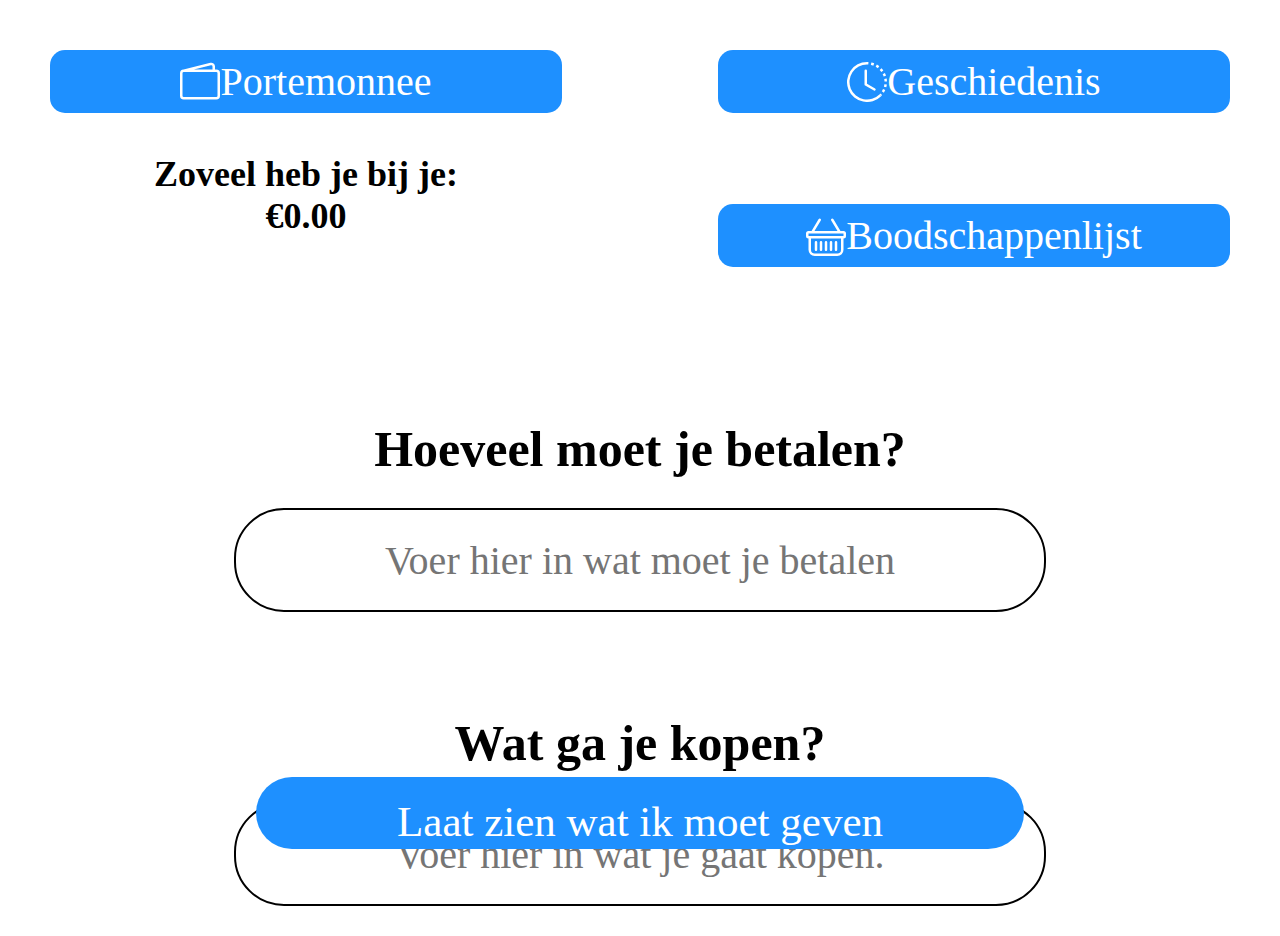
<file: index.html>
<!doctype html>
<html lang="en">
<head>
    <meta charset="UTF-8">
    <link rel="stylesheet" href="css/main.css">
    <title>main</title>
    <script defer type="text/javascript" src=js/main.js></script>
</head>
<body>
<div class="modal-overlay" id="modalOverlay">
    <!-- Modal content -->
    <div class="modal">
        <button class="close-btn" id="closeBtn">X</button>
        <div class="modal-content">
            <h2 id="modelh2">Voer een geldig bedrag in</h2>
        </div>
    </div>
</div>
<header>
    <nav class="mainNav">
        <div class="nav-style">
            <a href="portemonnee.html">
                <svg xmlns="http://www.w3.org/2000/svg" width="40" height="40" fill="currentColor" class="bi bi-wallet2"
                     viewBox="0 0 16 16">
                    <path d="M12.136.326A1.5 1.5 0 0 1 14 1.78V3h.5A1.5 1.5 0 0 1 16 4.5v9a1.5 1.5 0 0 1-1.5 1.5h-13A1.5 1.5 0 0 1 0 13.5v-9a1.5 1.5 0 0 1 1.432-1.499zM5.562 3H13V1.78a.5.5 0 0 0-.621-.484zM1.5 4a.5.5 0 0 0-.5.5v9a.5.5 0 0 0 .5.5h13a.5.5 0 0 0 .5-.5v-9a.5.5 0 0 0-.5-.5z"/>
                </svg>
                Portemonnee</a>
            <div class="nav-text-style">
                <p>Zoveel heb je bij je:</p>
                <p id="totalSaldo"></p>
            </div>
        </div>
        <div class="nav-style">
            <a href="history.html">
                <svg xmlns="http://www.w3.org/2000/svg" width="40" height="40" fill="currentColor"
                     class="bi bi-clock-history" viewBox="0 0 16 16">
                    <path d="M8.515 1.019A7 7 0 0 0 8 1V0a8 8 0 0 1 .589.022zm2.004.45a7 7 0 0 0-.985-.299l.219-.976q.576.129 1.126.342zm1.37.71a7 7 0 0 0-.439-.27l.493-.87a8 8 0 0 1 .979.654l-.615.789a7 7 0 0 0-.418-.302zm1.834 1.79a7 7 0 0 0-.653-.796l.724-.69q.406.429.747.91zm.744 1.352a7 7 0 0 0-.214-.468l.893-.45a8 8 0 0 1 .45 1.088l-.95.313a7 7 0 0 0-.179-.483m.53 2.507a7 7 0 0 0-.1-1.025l.985-.17q.1.58.116 1.17zm-.131 1.538q.05-.254.081-.51l.993.123a8 8 0 0 1-.23 1.155l-.964-.267q.069-.247.12-.501m-.952 2.379q.276-.436.486-.908l.914.405q-.24.54-.555 1.038zm-.964 1.205q.183-.183.35-.378l.758.653a8 8 0 0 1-.401.432z"/>
                    <path d="M8 1a7 7 0 1 0 4.95 11.95l.707.707A8.001 8.001 0 1 1 8 0z"/>
                    <path d="M7.5 3a.5.5 0 0 1 .5.5v5.21l3.248 1.856a.5.5 0 0 1-.496.868l-3.5-2A.5.5 0 0 1 7 9V3.5a.5.5 0 0 1 .5-.5"/>
                </svg>
                Geschiedenis</a>
            <a href="boodschappenlijstje.html">
                <svg xmlns="http://www.w3.org/2000/svg" width="40" height="40" fill="currentColor" class="bi bi-basket"
                     viewBox="0 0 16 16">
                    <path d="M5.757 1.071a.5.5 0 0 1 .172.686L3.383 6h9.234L10.07 1.757a.5.5 0 1 1 .858-.514L13.783 6H15a1 1 0 0 1 1 1v1a1 1 0 0 1-1 1v4.5a2.5 2.5 0 0 1-2.5 2.5h-9A2.5 2.5 0 0 1 1 13.5V9a1 1 0 0 1-1-1V7a1 1 0 0 1 1-1h1.217L5.07 1.243a.5.5 0 0 1 .686-.172zM2 9v4.5A1.5 1.5 0 0 0 3.5 15h9a1.5 1.5 0 0 0 1.5-1.5V9zM1 7v1h14V7zm3 3a.5.5 0 0 1 .5.5v3a.5.5 0 0 1-1 0v-3A.5.5 0 0 1 4 10m2 0a.5.5 0 0 1 .5.5v3a.5.5 0 0 1-1 0v-3A.5.5 0 0 1 6 10m2 0a.5.5 0 0 1 .5.5v3a.5.5 0 0 1-1 0v-3A.5.5 0 0 1 8 10m2 0a.5.5 0 0 1 .5.5v3a.5.5 0 0 1-1 0v-3a.5.5 0 0 1 .5-.5m2 0a.5.5 0 0 1 .5.5v3a.5.5 0 0 1-1 0v-3a.5.5 0 0 1 .5-.5"/>
                </svg>
                Boodschappenlijst</a>
        </div>
    </nav>
</header>
<main>
    <section id="formSection">
        <form id="calculatorForm" class="mainForm">
            <div class="formItem">
                <label for="to-pay">Hoeveel moet je betalen?</label>
                <input type="text" placeholder="Voer hier in wat moet je betalen" name="to-pay" id="to-pay"/>
                <p class="error" id="error"></p>
            </div>

            <div class="formItem">
                <label for="to-buy">Wat ga je kopen?</label>
                <input type="text" placeholder="Voer hier in wat je gaat kopen." name="to-buy" id="to-buy"/>
            </div>

            <input class="button" type="submit" value="Laat zien wat ik moet geven"/>

        </form>

    </section>

</main>
</body>
</html>
</file>
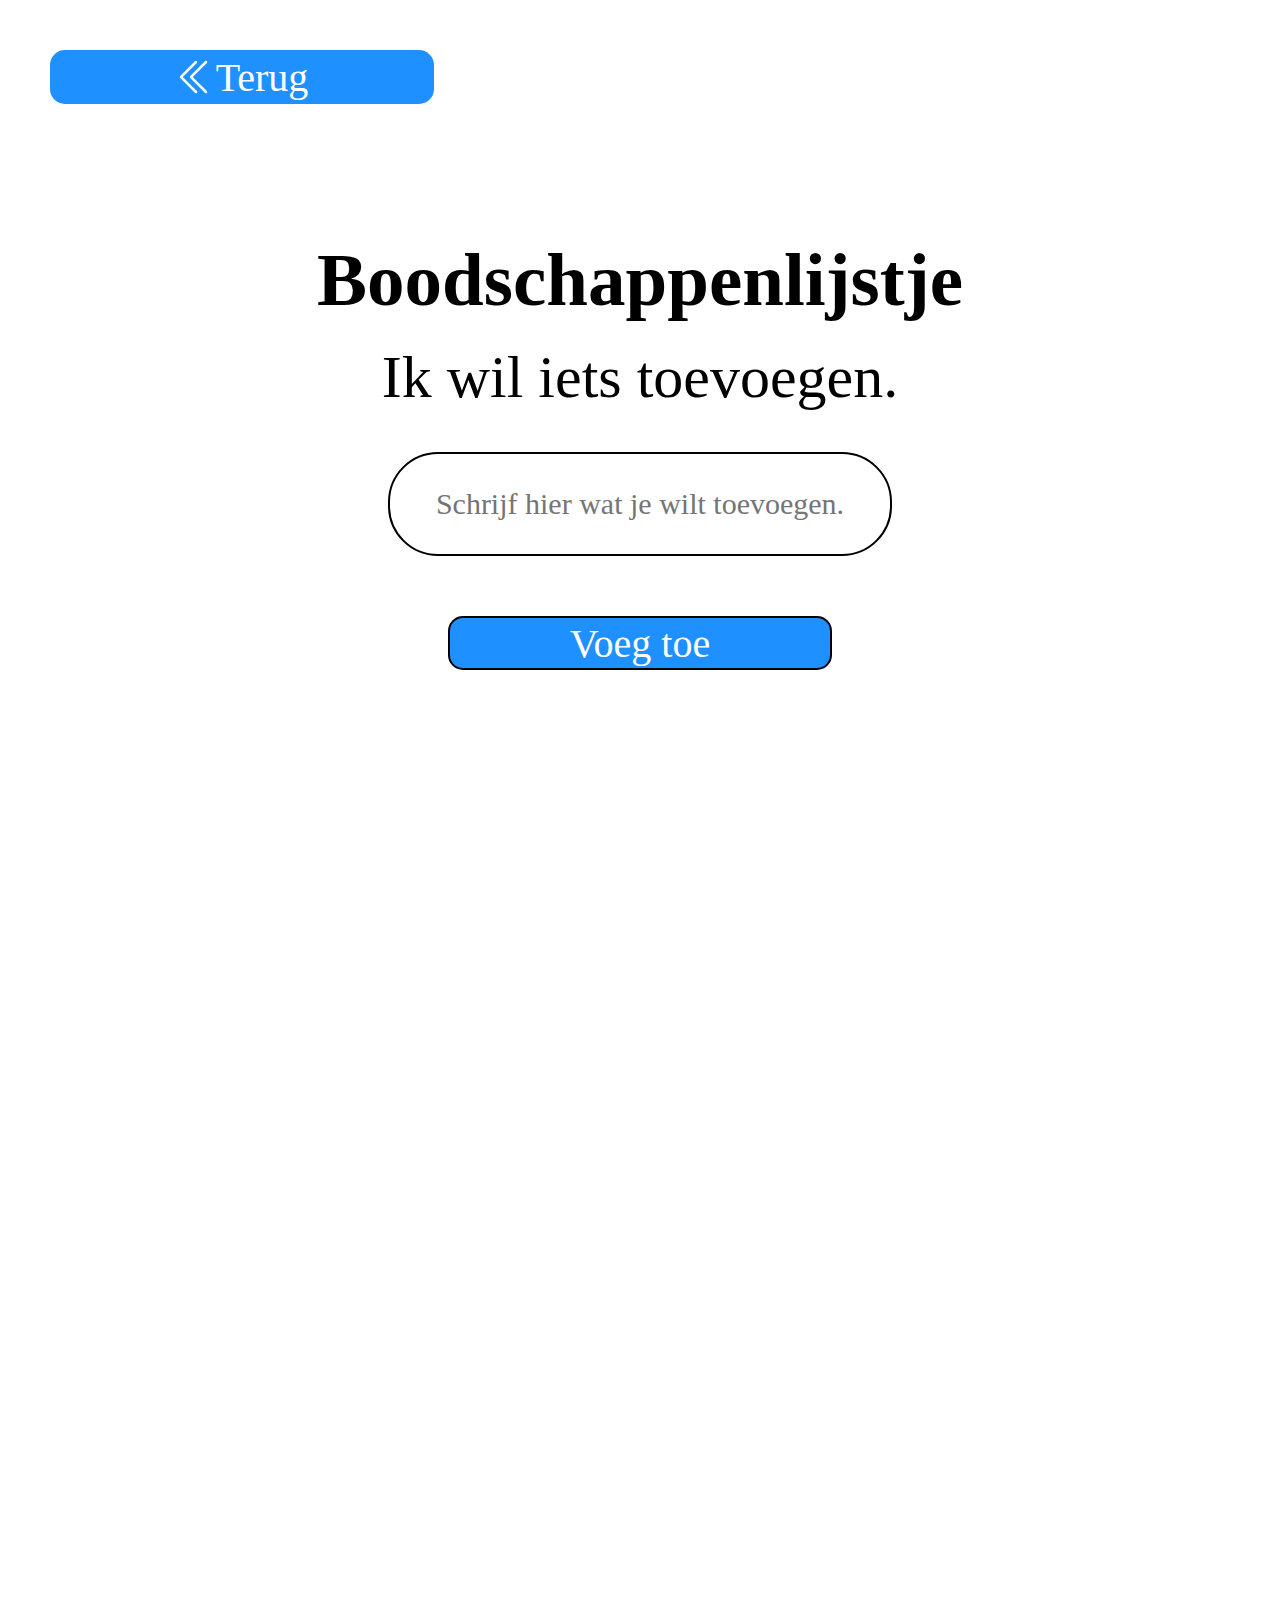
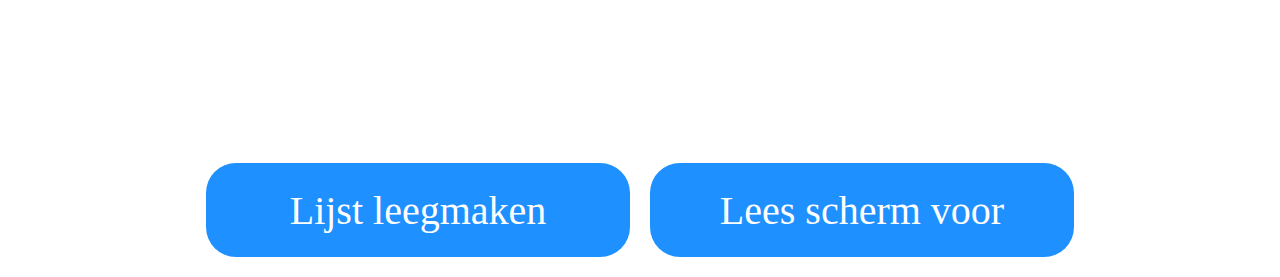
<file: boodschappenlijstje.html>
<!DOCTYPE html>
<html lang="en">

<head>
    <meta charset="UTF-8">
    <link rel="stylesheet" href="css/boodschappenlijstje.css">
    <title>Boodschappenlijstje</title>
    <script defer type="text/javascript" src=js/boodschappenlijstje.js></script>
    <script defer type="text/javascript" src=js/screenreader.js></script>
</head>

<body>
    <header>
        <nav>
            <a aria-label="Terug naar Rekenmachine" href="index.html"><svg xmlns="http://www.w3.org/2000/svg" width="40"
                    height="40" fill="currentColor" class="bi bi-chevron-double-left" viewBox="0 0 16 16">
                    <path fill-rule="evenodd"
                        d="M8.354 1.646a.5.5 0 0 1 0 .708L2.707 8l5.647 5.646a.5.5 0 0 1-.708.708l-6-6a.5.5 0 0 1 0-.708l6-6a.5.5 0 0 1 .708 0" />
                    <path fill-rule="evenodd"
                        d="M12.354 1.646a.5.5 0 0 1 0 .708L6.707 8l5.647 5.646a.5.5 0 0 1-.708.708l-6-6a.5.5 0 0 1 0-.708l6-6a.5.5 0 0 1 .708 0" />
                </svg>Terug</a>
        </nav>
        <h1>
            Boodschappenlijstje
        </h1>
    </header>
    <main>
        <form id="boodschappen-form">
            <div class="form-item">
                <label aria-hidden="true" for="boodschap">Ik wil iets toevoegen.</label>
                <input aria-label="Schrijf hier wat je wilt toevoegen" type="text" id="boodschap" name="boodschap"
                    placeholder="Schrijf hier wat je wilt toevoegen.">
                <input aria-label="Voeg boodschappen toe" type="submit" class="button" id="input" value="Voeg toe">
            </div>
        </form>
        <section aria-label="Je boodschappenlijst" class="boodschappenlijst">
            <ul aria-hidden="true" id="boodschappenlijst">
                <!-- List items will be added here -->
            </ul>
        </section>
        <div id="screen-reader-button-container">
            <p aria-label="Boodschappenlijst leegmaken" id="clear-button" class="button">Lijst leegmaken</p>
            <p aria-label="Ingebouwde screen reader knop" id="screen-reader-button" class="button">Lees scherm voor</p>
        </div>
    </main>
</body>

</html>
</file>
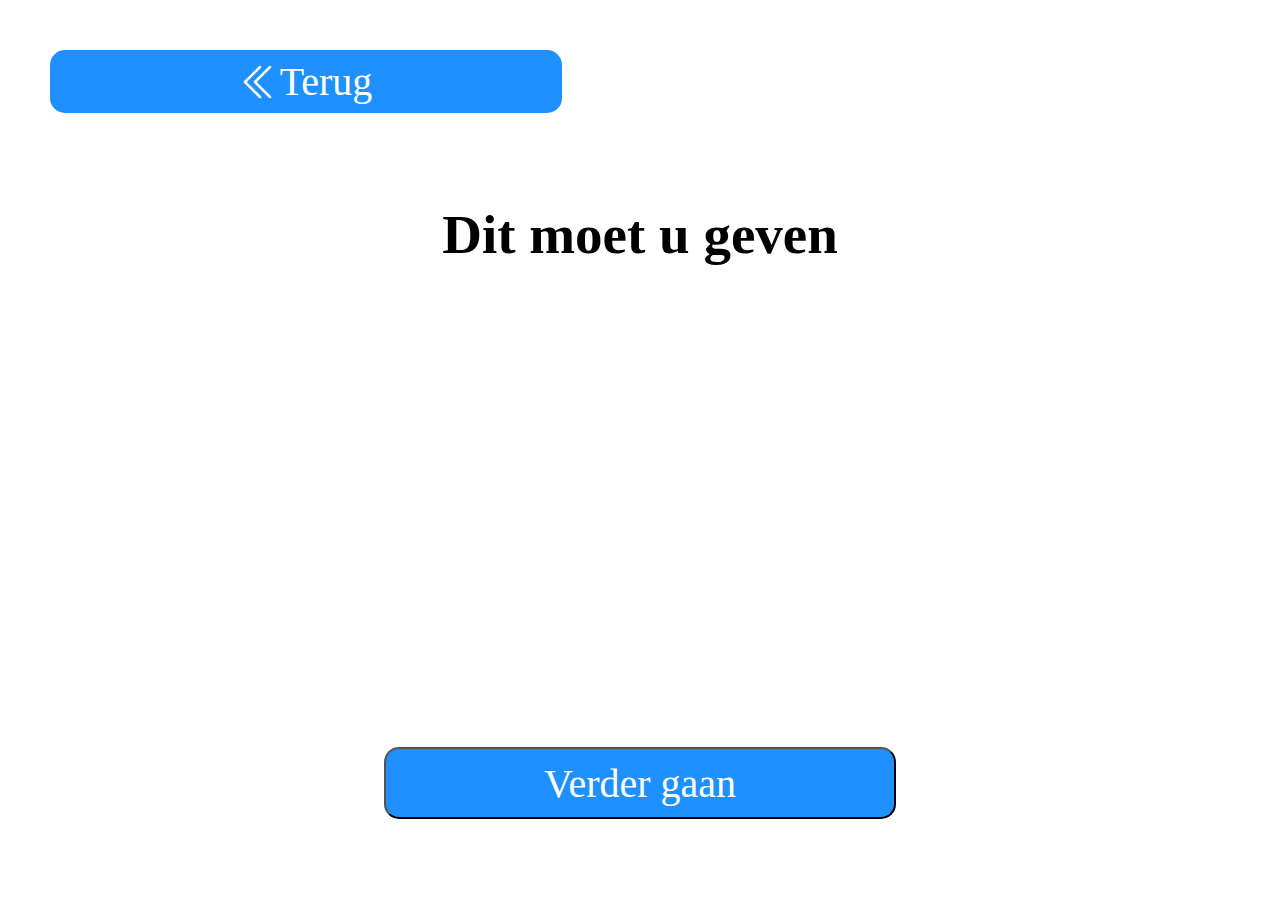
<file: calculator.html>
<!doctype html>
<html lang="en">

<head>
    <meta charset="UTF-8">
    <link rel="stylesheet" href="css/main.css">
    <title>Calculator</title>
    <script defer type="text/javascript" src=js/calculator.js></script>
</head>

<body>
    <header>
        <nav>
            <a href="index.html" id="backbutton"><svg xmlns="http://www.w3.org/2000/svg" width="40" height="40"
                    fill="currentColor" class="bi bi-chevron-double-left" viewBox="0 0 16 16">
                    <path fill-rule="evenodd"
                        d="M8.354 1.646a.5.5 0 0 1 0 .708L2.707 8l5.647 5.646a.5.5 0 0 1-.708.708l-6-6a.5.5 0 0 1 0-.708l6-6a.5.5 0 0 1 .708 0" />
                    <path fill-rule="evenodd"
                        d="M12.354 1.646a.5.5 0 0 1 0 .708L6.707 8l5.647 5.646a.5.5 0 0 1-.708.708l-6-6a.5.5 0 0 1 0-.708l6-6a.5.5 0 0 1 .708 0" />
                </svg>Terug</a>
        </nav>
        <h1>
            Dit moet u geven
        </h1>
    </header>
    <main class="calcMain">
        <section class="section-class" id="my-money"></section>
        <button id="button" class="calcMain continueButton">Verder gaan</button>
    </main>
</body>

</html>
</file>
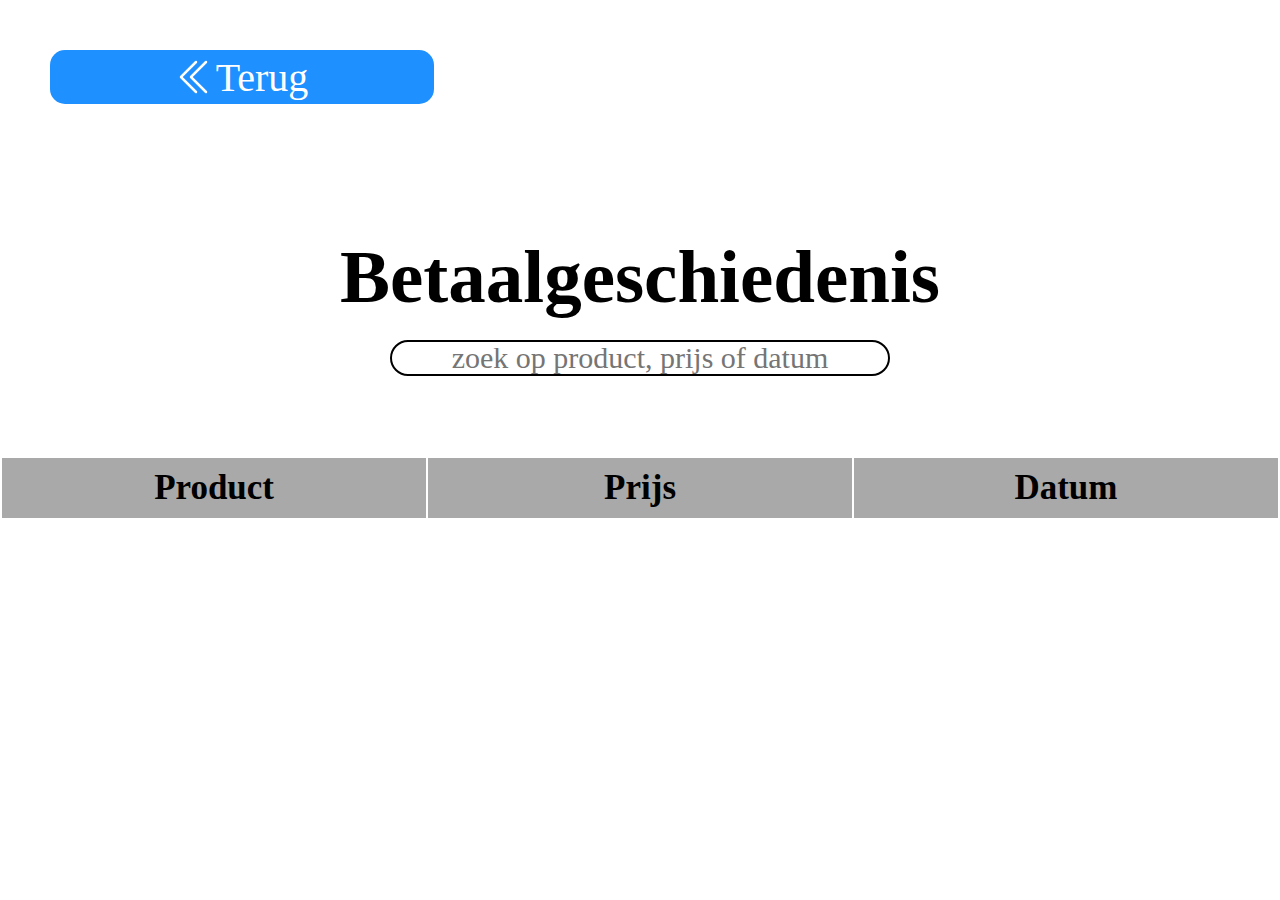
<file: history.html>
<!DOCTYPE html>
<html lang="en">
<head>
    <meta charset="UTF-8">
    <title>Geschiedenis</title>
    <link rel="stylesheet" href="css/history.css">
    <script src="js/history.js"></script>
</head>
<body>

<header>
    <nav>
        <a href="index.html"><svg xmlns="http://www.w3.org/2000/svg" width="40" height="40" fill="currentColor" class="bi bi-chevron-double-left" viewBox="0 0 16 16">
            <path fill-rule="evenodd" d="M8.354 1.646a.5.5 0 0 1 0 .708L2.707 8l5.647 5.646a.5.5 0 0 1-.708.708l-6-6a.5.5 0 0 1 0-.708l6-6a.5.5 0 0 1 .708 0"/>
            <path fill-rule="evenodd" d="M12.354 1.646a.5.5 0 0 1 0 .708L6.707 8l5.647 5.646a.5.5 0 0 1-.708.708l-6-6a.5.5 0 0 1 0-.708l6-6a.5.5 0 0 1 .708 0"/>
        </svg>Terug</a>
    </nav>
    <h1>
        Betaalgeschiedenis
    </h1>
</header>

<main>
    <input type="text" id="searchInput" placeholder="zoek op product, prijs of datum" onkeyup="filterProducts()">
    <table>
        <thead>
            <tr>
                <th>Product</th>
                <th>Prijs</th>
                <th>Datum</th>
            </tr>
        </thead>
    </table>
    <div class="tableScroll">
        <table cellspacing="0">
            <tbody id="productTableBody"></tbody>
        </table>
    </div>
</main>

</body>
</html>
</file>
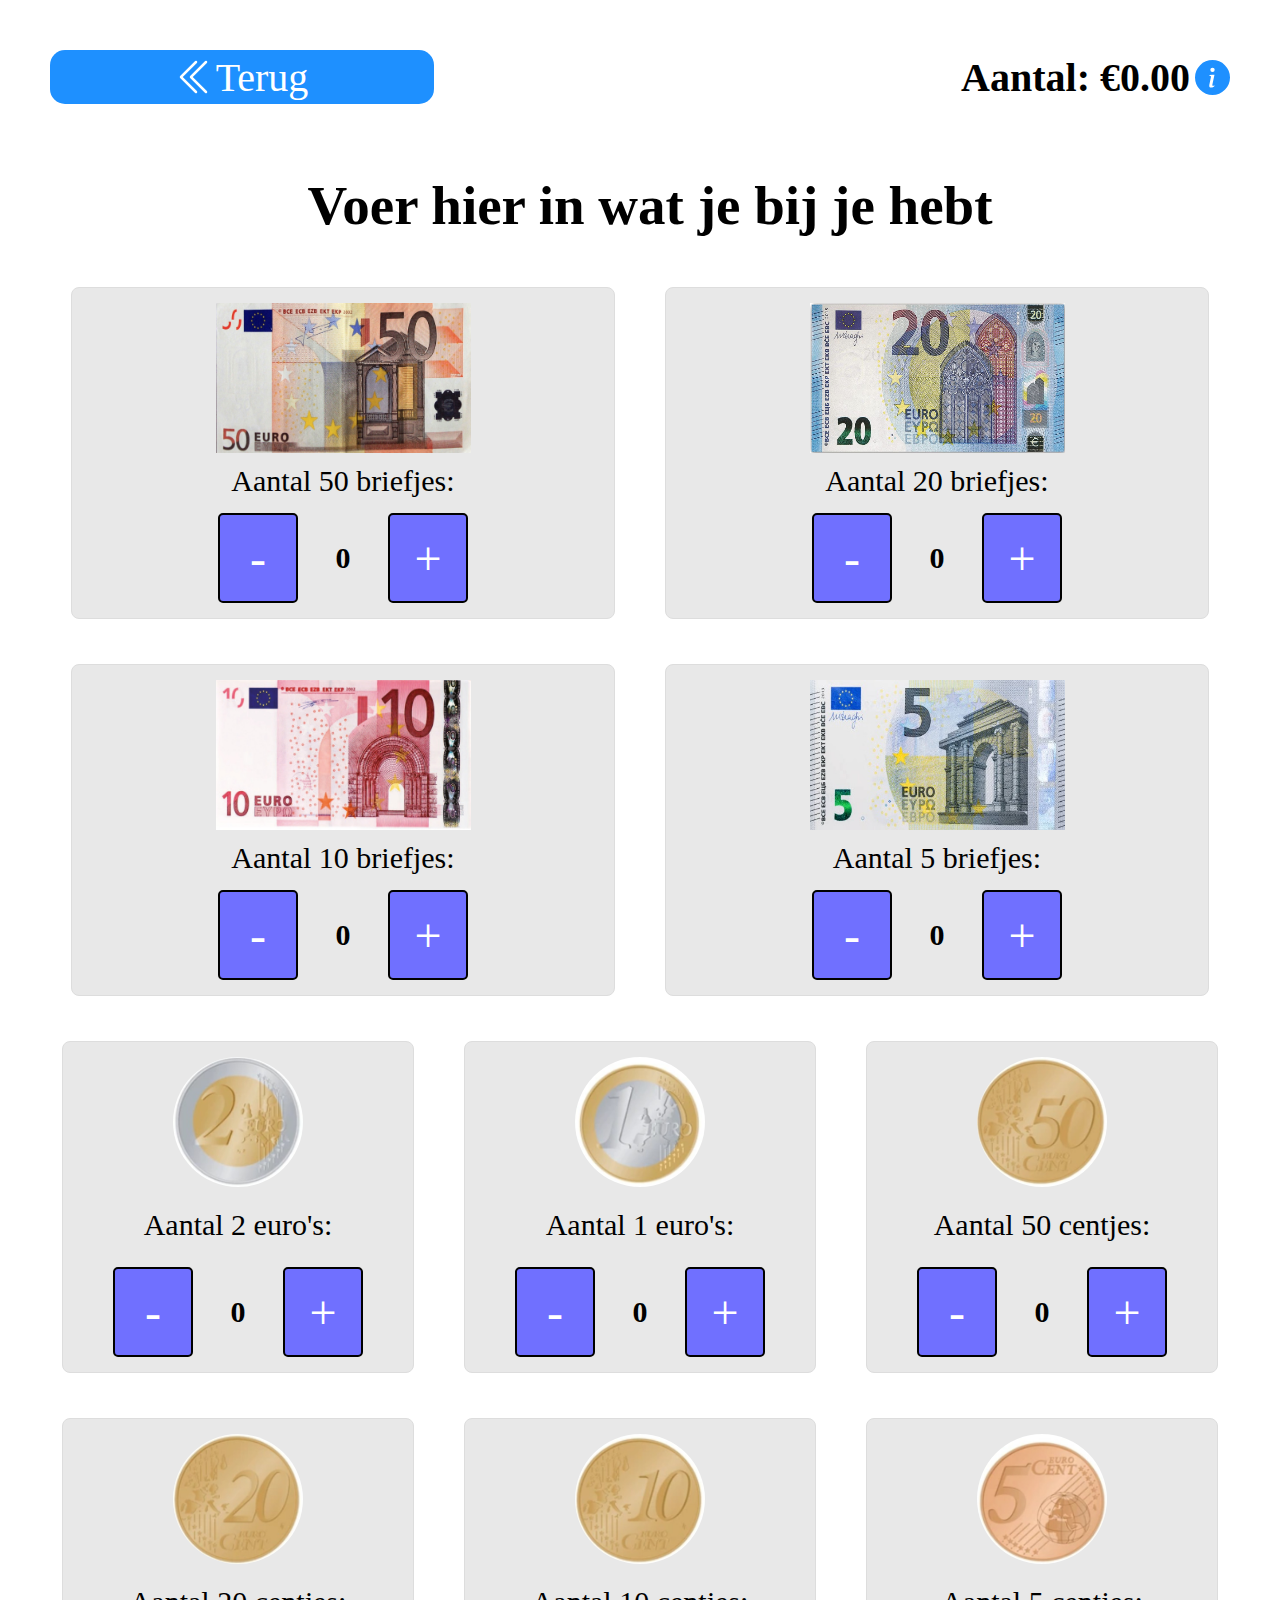
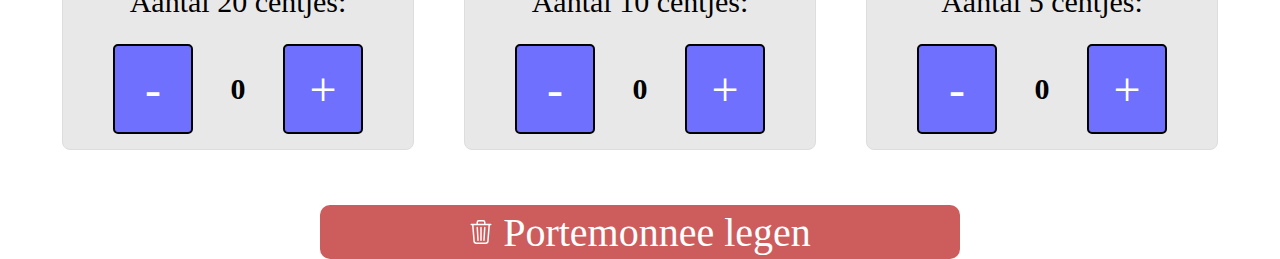
<file: portemonnee.html>
<!DOCTYPE html>
<html lang="nl">
<head>
    <meta charset="UTF-8">
    <title>Portemonnee Invoer</title>
    <link rel="stylesheet" href="css/portemonnee.css">
    <script src="js/portemonnee.js" defer></script>
</head>
<body>
<div class="modal-overlay" id="modalOverlay">
    <!-- Modal content -->
    <div class="modal">
        <button class="close-btn" id="closeBtn">X</button>
        <div class="modal-content">
            <h2>Inhoud portemonnee</h2>
            <ul id="portemonneeLijst"></ul>
        </div>
    </div>
</div>
<header>
    <nav>
        <a href="index.html"><svg xmlns="http://www.w3.org/2000/svg" width="40" height="40" fill="currentColor" class="bi bi-chevron-double-left" viewBox="0 0 16 16">
            <path fill-rule="evenodd" d="M8.354 1.646a.5.5 0 0 1 0 .708L2.707 8l5.647 5.646a.5.5 0 0 1-.708.708l-6-6a.5.5 0 0 1 0-.708l6-6a.5.5 0 0 1 .708 0"/>
            <path fill-rule="evenodd" d="M12.354 1.646a.5.5 0 0 1 0 .708L6.707 8l5.647 5.646a.5.5 0 0 1-.708.708l-6-6a.5.5 0 0 1 0-.708l6-6a.5.5 0 0 1 .708 0"/>
        </svg>Terug</a>
        <h3 class="open-modal-btn">Aantal: €<span id="totaalSaldo">0.00</span><svg xmlns="http://www.w3.org/2000/svg" width="35" height="35" fill="currentColor" class="bi bi-info-circle-fill" viewBox="0 0 16 16">
            <path d="M8 16A8 8 0 1 0 8 0a8 8 0 0 0 0 16m.93-9.412-1 4.705c-.07.34.029.533.304.533.194 0 .487-.07.686-.246l-.088.416c-.287.346-.92.598-1.465.598-.703 0-1.002-.422-.808-1.319l.738-3.468c.064-.293.006-.399-.287-.47l-.451-.081.082-.381 2.29-.287zM8 5.5a1 1 0 1 1 0-2 1 1 0 0 1 0 2"/>
        </svg></h3>
    </nav>
    <h1>
        Voer hier in wat je bij je hebt
    </h1>
</header>
<form id="portemonneeForm">
    <div class="form-container">
        <div class="billRow">
            <div class="form-item">
                <img src="img/50.png" height="150" width="255">
                <label for="biljet50">Aantal 50 briefjes:</label>
                <div class="container">
                    <button type="button" class="minus multi">-</button>
                    <p id="biljet50-indicator" class="bold"></p>
                    <input type="number" id="biljet50" data-waarde="50" value="0" hidden>
                    <button type="button" class="plus multi">+</button>
                </div>
            </div>
            <div class="form-item">
                <img src="img/20.png" height="150" width="255">
                <label for="biljet20">Aantal 20 briefjes:</label>
                <div class="container">
                    <button type="button" class="minus multi">-</button>
                    <p id="biljet20-indicator" class="bold"></p>
                    <input type="number" id="biljet20" data-waarde="20" value="0" hidden>
                    <button type="button" class="plus multi">+</button>
                </div>
            </div>
        </div>
        <div class="billRow">
            <div class="form-item">
                <img src="img/10.png" height="150" width="255">
                <label for="biljet10">Aantal 10 briefjes:</label>
                <div class="container">
                    <button type="button" class="minus multi">-</button>
                    <p id="biljet10-indicator" class="bold"></p>
                    <input type="number" id="biljet10" data-waarde="10" value="0" hidden>
                    <button type="button" class="plus multi">+</button>
                </div>
            </div>
            <div class="form-item">
                <img src="img/5.png" height="150" width="255">
                <label for="biljet5">Aantal 5 briefjes:</label>
                <div class="container">
                    <button type="button" class="minus multi">-</button>
                    <p id="biljet5-indicator" class="bold"></p>
                    <input type="number" id="biljet5" data-waarde="5" value="0" hidden>
                    <button type="button" class="plus multi">+</button>
                </div>
            </div>
        </div>
        <div class="coinRow">
            <div class="form-item">
                <img src="img/2.png" height="130" width="130">
                <label for="munt2">Aantal 2 euro's:</label>
                <div class="container">
                    <button type="button" class="minus multi">-</button>
                    <p id="munt2-indicator" class="bold"></p>
                    <input type="number" id="munt2" data-waarde="2" value="0" hidden>
                    <button type="button" class="plus multi">+</button>
                </div>
            </div>
            <div class="form-item">
                <img src="img/1.png" height="130" width="130">
                <label for="munt1">Aantal 1 euro's:</label>
                <div class="container">
                    <button type="button" class="minus multi">-</button>
                    <input type="number" id="munt1" data-waarde="1" value="0" hidden>
                    <p id="munt1-indicator" class="bold"></p>
                    <button type="button" class="plus multi">+</button>
                </div>
            </div>
            <div class="form-item">
                <img src="img/0.50.png" height="130" width="130">
                <label for="munt0.50">Aantal 50 centjes:</label>
                <div class="container">
                    <button type="button" class="minus multi">-</button>
                    <p id="munt0.50-indicator" class="bold"></p>
                    <input type="number" id="munt0.50" data-waarde="0.50" value="0" hidden>
                    <button type="button" class="plus multi">+</button>
                </div>
            </div>
        </div>
        <div class="coinRow">
            <div class="form-item">
                <img src="img/0.20.png" height="130" width="130">
                <label for="munt0.20">Aantal 20 centjes:</label>
                <div class="container">
                    <button type="button" class="minus multi">-</button>
                    <p id="munt0.20-indicator" class="bold"></p>
                    <input type="number" id="munt0.20" data-waarde="0.20" value="0" hidden>
                    <button type="button" class="plus multi">+</button>
                </div>
            </div>
            <div class="form-item">
                <img src="img/0.10.png" height="130" width="130">
                <label for="munt0.10">Aantal 10 centjes:</label>
                <div class="container">
                    <button type="button" class="minus multi">-</button>
                    <p id="munt0.10-indicator" class="bold"></p>
                    <input type="number" id="munt0.10" data-waarde="0.10" value="0" hidden>
                    <button type="button" class="plus multi">+</button>
                </div>
            </div>
            <div class="form-item">
                <img src="img/0.05.png" height="130" width="130">
                <label for="munt0.05">Aantal 5 centjes:</label>
                <div class="container">
                    <button type="button" class="minus multi">-</button>
                    <p id="munt0.05-indicator" class="bold"></p>
                    <input type="number" id="munt0.05" data-waarde="0.05" value="0" hidden>
                    <button type="button" class="plus multi">+</button>
                </div>
            </div>
        </div>
    </div>
    <div class="flex-zooi">
        <button type="button" id="resetBtn" class="submit"><svg xmlns="http://www.w3.org/2000/svg" fill="currentColor" class="bi bi-trash3" width="40" height="40" viewBox="0 0 16 16">
            <path
                    d="M6.5 1h3a.5.5 0 0 1 .5.5v1H6v-1a.5.5 0 0 1 .5-.5M11 2.5v-1A1.5 1.5 0 0 0 9.5 0h-3A1.5 1.5 0 0 0 5 1.5v1H1.5a.5.5 0 0 0 0 1h.538l.853 10.66A2 2 0 0 0 4.885 16h6.23a2 2 0 0 0 1.994-1.84l.853-10.66h.538a.5.5 0 0 0 0-1zm1.958 1-.846 10.58a1 1 0 0 1-.997.92h-6.23a1 1 0 0 1-.997-.92L3.042 3.5zm-7.487 1a.5.5 0 0 1 .528.47l.5 8.5a.5.5 0 0 1-.998.06L5 5.03a.5.5 0 0 1 .47-.53Zm5.058 0a.5.5 0 0 1 .47.53l-.5 8.5a.5.5 0 1 1-.998-.06l.5-8.5a.5.5 0 0 1 .528-.47M8 4.5a.5.5 0 0 1 .5.5v8.5a.5.5 0 0 1-1 0V5a.5.5 0 0 1 .5-.5" />
        </svg>
            Portemonnee legen</button>
    </div>
</form>

</body>
</html>
</file>
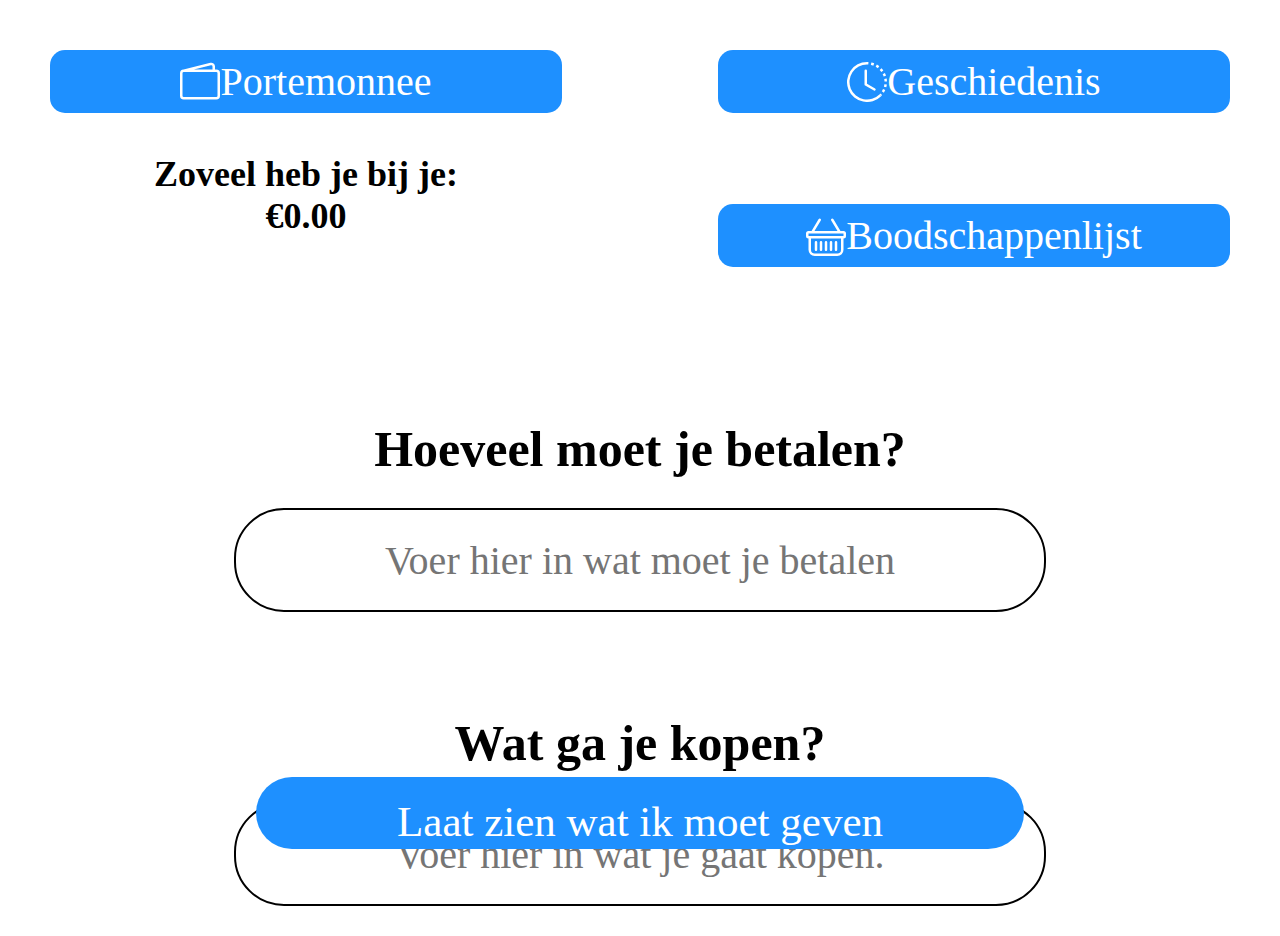
<file: wisselgeld.html>
<!DOCTYPE html>
<html lang="nl">
<head>
    <meta charset="UTF-8">
    <title>Portemonnee Invoer</title>
    <link rel="stylesheet" href="css/portemonnee.css">
    <script src="js/wisselgeld.js" defer></script>
</head>
<body>
<div class="modal-overlay" id="modalOverlay">
    <!-- Modal content -->
    <div class="modal">
        <button class="close-btn" id="closeBtn">X</button>
        <div class="modal-content">
            <h2>Wisselgeld</h2>
            <ul id="portemonneeLijst"></ul>
        </div>
    </div>
</div>
<header>
    <nav>
        <a href="index.html"><svg xmlns="http://www.w3.org/2000/svg" width="40" height="40" fill="currentColor" class="bi bi-chevron-double-left" viewBox="0 0 16 16">
            <path fill-rule="evenodd" d="M8.354 1.646a.5.5 0 0 1 0 .708L2.707 8l5.647 5.646a.5.5 0 0 1-.708.708l-6-6a.5.5 0 0 1 0-.708l6-6a.5.5 0 0 1 .708 0"/>
            <path fill-rule="evenodd" d="M12.354 1.646a.5.5 0 0 1 0 .708L6.707 8l5.647 5.646a.5.5 0 0 1-.708.708l-6-6a.5.5 0 0 1 0-.708l6-6a.5.5 0 0 1 .708 0"/>
        </svg>Terug</a>
    </nav>
    <h1>
        Je krijgt nog x terug
    </h1>
    <h2>Je hebt €<span id="totaalSaldo">0.00</span> terug gekregen</h2>
</header>
<form id="portemonneeForm">
    <div class="form-container">
        <div class="billRow">
            <div class="form-item">
                <img src="img/50.png" height="150" width="255">
                <label for="biljet50">Aantal 50 briefjes:</label>
                <div class="container">
                    <button type="button" class="minus multi">-</button>
                    <p id="biljet50-indicator" class="bold"></p>
                    <input type="number" id="biljet50" data-waarde="50" value="0" hidden>
                    <button type="button" class="plus multi">+</button>
                </div>
            </div>
            <div class="form-item">
                <img src="img/20.png" height="150" width="255">
                <label for="biljet20">Aantal 20 briefjes:</label>
                <div class="container">
                    <button type="button" class="minus multi">-</button>
                    <p id="biljet20-indicator" class="bold"></p>
                    <input type="number" id="biljet20" data-waarde="20" value="0" hidden>
                    <button type="button" class="plus multi">+</button>
                </div>
            </div>
        </div>
        <div class="billRow">
            <div class="form-item">
                <img src="img/10.png" height="150" width="255">
                <label for="biljet10">Aantal 10 briefjes:</label>
                <div class="container">
                    <button type="button" class="minus multi">-</button>
                    <p id="biljet10-indicator" class="bold"></p>
                    <input type="number" id="biljet10" data-waarde="10" value="0" hidden>
                    <button type="button" class="plus multi">+</button>
                </div>
            </div>
            <div class="form-item">
                <img src="img/5.png" height="150" width="255">
                <label for="biljet5">Aantal 5 briefjes:</label>
                <div class="container">
                    <button type="button" class="minus multi">-</button>
                    <p id="biljet5-indicator" class="bold"></p>
                    <input type="number" id="biljet5" data-waarde="5" value="0" hidden>
                    <button type="button" class="plus multi">+</button>
                </div>
            </div>
        </div>
        <div class="coinRow">
            <div class="form-item">
                <img src="img/2.png" height="130" width="130">
                <label for="munt2">Aantal 2 euro's:</label>
                <div class="container">
                    <button type="button" class="minus multi">-</button>
                    <p id="munt2-indicator" class="bold"></p>
                    <input type="number" id="munt2" data-waarde="2" value="0" hidden>
                    <button type="button" class="plus multi">+</button>
                </div>
            </div>
            <div class="form-item">
                <img src="img/1.png" height="130" width="130">
                <label for="munt1">Aantal 1 euro's:</label>
                <div class="container">
                    <button type="button" class="minus multi">-</button>
                    <input type="number" id="munt1" data-waarde="1" value="0" hidden>
                    <p id="munt1-indicator" class="bold"></p>
                    <button type="button" class="plus multi">+</button>
                </div>
            </div>
            <div class="form-item">
                <img src="img/0.50.png" height="130" width="130">
                <label for="munt0.50">Aantal 50 centjes:</label>
                <div class="container">
                    <button type="button" class="minus multi">-</button>
                    <p id="munt0.50-indicator" class="bold"></p>
                    <input type="number" id="munt0.50" data-waarde="0.50" value="0" hidden>
                    <button type="button" class="plus multi">+</button>
                </div>
            </div>
        </div>
        <div class="coinRow">
            <div class="form-item">
                <img src="img/0.20.png" height="130" width="130">
                <label for="munt0.20">Aantal 20 centjes:</label>
                <div class="container">
                    <button type="button" class="minus multi">-</button>
                    <p id="munt0.20-indicator" class="bold"></p>
                    <input type="number" id="munt0.20" data-waarde="0.20" value="0" hidden>
                    <button type="button" class="plus multi">+</button>
                </div>
            </div>
            <div class="form-item">
                <img src="img/0.10.png" height="130" width="130">
                <label for="munt0.10">Aantal 10 centjes:</label>
                <div class="container">
                    <button type="button" class="minus multi">-</button>
                    <p id="munt0.10-indicator" class="bold"></p>
                    <input type="number" id="munt0.10" data-waarde="0.10" value="0" hidden>
                    <button type="button" class="plus multi">+</button>
                </div>
            </div>
            <div class="form-item">
                <img src="img/0.05.png" height="130" width="130">
                <label for="munt0.05">Aantal 5 centjes:</label>
                <div class="container">
                    <button type="button" class="minus multi">-</button>
                    <p id="munt0.05-indicator" class="bold"></p>
                    <input type="number" id="munt0.05" data-waarde="0.05" value="0" hidden>
                    <button type="button" class="plus multi">+</button>
                </div>
            </div>
        </div>
    </div>
    <div class="flex-zooi">
        <a href="index.html" id="stopWisselgeldBtn" class="submit continue">Verder gaan</a>
        <button type="button" id="resetBtn" class="submit"><svg xmlns="http://www.w3.org/2000/svg" fill="currentColor" class="bi bi-trash3" width="40" height="40" viewBox="0 0 16 16">
            <path
                    d="M6.5 1h3a.5.5 0 0 1 .5.5v1H6v-1a.5.5 0 0 1 .5-.5M11 2.5v-1A1.5 1.5 0 0 0 9.5 0h-3A1.5 1.5 0 0 0 5 1.5v1H1.5a.5.5 0 0 0 0 1h.538l.853 10.66A2 2 0 0 0 4.885 16h6.23a2 2 0 0 0 1.994-1.84l.853-10.66h.538a.5.5 0 0 0 0-1zm1.958 1-.846 10.58a1 1 0 0 1-.997.92h-6.23a1 1 0 0 1-.997-.92L3.042 3.5zm-7.487 1a.5.5 0 0 1 .528.47l.5 8.5a.5.5 0 0 1-.998.06L5 5.03a.5.5 0 0 1 .47-.53Zm5.058 0a.5.5 0 0 1 .47.53l-.5 8.5a.5.5 0 1 1-.998-.06l.5-8.5a.5.5 0 0 1 .528-.47M8 4.5a.5.5 0 0 1 .5.5v8.5a.5.5 0 0 1-1 0V5a.5.5 0 0 1 .5-.5" />
        </svg>
            Opnieuw beginnen</button>
    </div>
</form>

</body>
</html>
</file>
<file: css/main.css>
:root {
    --error: red;
    --nav-button: #7070ff;
}

* {
    padding: 0;
    margin: 0;
    font-family: "Segoe UI";
    font-size: 36px;
}

/* terug knop */
nav {
    margin: 50px;
    display: flex;
    flex-direction: row;
    justify-content: space-between;
}

.mainNav {
    margin-bottom: 10vh;
}

a {
    display: inline-flex;
    align-items: center;
    height: 7vh;
    width: 40vw;
    justify-content: center;
    font-size: 40px;
}

nav a {
    color: white;
    background-color: dodgerblue;
    border-radius: 15px;
    text-decoration: none;
    text-align: center;
}

/* eind terug knop */
h1 {
    text-align: center;
    font-size: 55px;
    padding: 40px 80px 60px 80px;
}

p {
    margin: 0;
}

.nav-style {
    display: flex;
    flex-direction: column;
    justify-content: space-between;
    gap: 40px;
}

.nav-text-style {
    font-size: 50px;
    font-weight: bold;
    display: flex;
    flex-direction: column;
    align-items: center;
    justify-content: center;
    padding-bottom: 30px;
}

.mainForm {
    display: flex;
    flex-direction: column;
    align-items: center;
    gap: 8vh;
    margin-top: 17vh;
}

.mainForm .formItem {
    display: flex;
    flex-direction: column;
    align-items: center;
}

.mainForm label {
    font-size: 50px;
    font-weight: bold;
}

.mainForm input {
    height: 60px;
    width: 60vw;
    font-size: 40px;
    text-align: center;
    border: solid 2px black;
    border-radius: 50px;
    margin: 30px;
    padding: 20px;
}

.mainForm .button {
    height: 8vh;
    background-color: dodgerblue;
    border: none;
    color: white;
    font-size: 43px;
    position: absolute;
    top: 83vh;
}

.error {
    color: var(--error);
}

form {
    display: flex;
    flex-direction: column;
}

.calcP {
    margin-bottom: 20px;
}

.paper img {
    height: 150px;
    width: 255px;
}

.coin img {
    height: 150px;
    width: 150px;

}

.section-class {
    display: flex;
    flex-wrap: wrap;
    justify-content: center;
    gap: 20px;
    padding: 0 8vw;
    max-height: 60vh;
    overflow: scroll;
}

.paper,
.coin {
    text-align: center;
    align-content: center;
}

.modal-overlay {
    display: none;
    position: fixed;
    top: 0;
    left: 0;
    width: 100%;
    height: 100%;
    background-color: rgba(0, 0, 0, 0.5);
    backdrop-filter: blur(3px);
    z-index: 1000;
}

.modal {
    position: fixed;
    font-size: 50px;
    font-weight: bold;
    top: 50%;
    left: 50%;
    transform: translate(-50%, -50%);
    background-color: white;
    padding: 20px;
    border-radius: 20px;
    box-shadow: 0 2px 10px rgba(0, 0, 0, 0.1);
    z-index: 1001;
    width: 70vw;
}

.close-btn {
    position: absolute;
    top: 10px;
    right: 10px;
    background-color: #ff0000;
    border: none;
    font-size: 50px;
    cursor: pointer;
    color: white;
    padding: 30px 35px;
    margin: 20px;
    line-height: 1;
    border-radius: 30px;
    transition: background-color 0.3s;
}

.close-btn:hover {
    color: #333;
}

.modal-content {
    text-align: center;
    padding: 10vh 0;
}

.modal-content h2 {
    font-size: 50px;
}

.calcMain {
    display: flex;
    flex-direction: column;
    align-items: center;
}

.continueButton {
    background-color: dodgerblue;
    color: white;
    font-size: 40px;
    border-radius: 15px;
    height: 8vh;
    width: 40vw;
    text-align: center;
    justify-content: center;
    align-items: center;
    display: flex;
    text-decoration: none;
    position: absolute;
    top: 83vh;

}

.confirmHeader {
    display: flex;
    flex-direction: column;
    align-items: center;
}

.confirmH1 {

    position: absolute;
    top: 37vh;
    text-align: center;
}

.confirmMain {
    display: flex;
    flex-direction: column;
    align-items: center;
}

.button {
    display: inline-flex;
    align-items: center;
    height: 7vh;
    width: 40vw;
    justify-content: center;
    font-size: 40px;
    color: white;
    background-color: dodgerblue;
    border-radius: 15px;
    text-decoration: none;
    text-align: center;
    position: absolute;
    top: 83vh;
}

#confetti-canvas {
    position: fixed;
    top: 0;
    left: 0;
    width: 100%;
    height: 100%;
    pointer-events: none;
    z-index: 9999;
}
</file>
<file: css/boodschappenlijstje.css>
:root {
    --error: red;
    --nav-button: #7070ff;
}

* {
    font-size: 42px;
    font-family: "Segoe UI";
    margin: 0;
    padding: 0;
}

/* Nav */
nav {
    margin: 50px;
}

a {
    display: inline-flex;
    align-items: center;
    height: 6vh;
    width: 30vw;
    justify-content: center;
    font-size: 40px;
}

nav a {
    color: white;
    background-color: dodgerblue;
    border-radius: 15px;
    text-decoration: none;
    text-align: center;
}

/* eind nav */
h1 {
    text-align: center;
    font-size: 75px;
    padding: 80px 80px 20px 80px;
}

main {
    display: flex;
    flex-direction: column;
    align-items: center;
}

label {
    font-size: 60px;
}

input {
    height: 100px;
    width: 500px;
    font-size: 30px;
    text-align: center;
    border: solid 2px black;
    border-radius: 50px;
    margin-bottom: 20px;
}

.button {
    color: white;
    background-color: dodgerblue;
    border-radius: 15px;
    text-decoration: none;
    text-align: center;
    display: inline-flex;
    align-items: center;
    height: 6vh;
    width: 30vw;
    justify-content: center;
    font-size: 40px;
}

.form-item {
    display: flex;
    flex-direction: column;
    text-align: center;
    align-items: center;
    gap: 40px
}

ul {
    display: block;
    list-style-type: disc;
    margin: 2em 0 2em 0;
    padding-left: 60px;
    width: 60vw;
    max-height: 38vh;
    overflow: scroll;
}

li {
    font-size: 60px;
}

.strike {
    text-decoration: line-through;
}

#clear-button,
#screen-reader-button {
    padding: 20px;
    border-radius: 30px;
}

#screen-reader-button-container {
    position: absolute;
    margin-top: 1400px;
    padding: 20px;
    border-radius: 30px;
    display: flex;
    flex-direction: row;
    align-items: center;
    gap: 20px;
}
</file>
<file: css/history.css>
* {
    padding: 0;
    margin: 0;
    font-family: "Segoe UI";
    box-sizing: border-box;
}

/* terug knop */
nav {
    margin: 50px;
}

a {
    display: inline-flex;
    align-items: center;
    height: 6vh;
    width: 30vw;
    justify-content: center;
    font-size: 40px;
}

nav a {
    color: white;
    background-color: dodgerblue;
    border-radius: 15px;
    text-decoration: none;
    text-align: center;
}

/* eind terug knop */

h1 {
    text-align: center;
    font-size: 75px;
    padding: 80px 80px 20px 80px;
}

main {
    display: flex;
    flex-direction: column;
    align-items: center;
}

input {
    height: 4vh;
    width: 500px;
    font-size: 30px;
    text-align: center;
    border: solid 2px black;
    border-radius: 50px;
    margin-bottom: 80px;
}

/* tabel */
table {
    font-size: 35px;
    margin: 0;
    width: 100vw;
}

th,
td {
    padding: 10px 30px 10px 30px;
    text-align: center;
}

th {
    background-color: darkgray;
}

table tr:nth-child(even) {
    background-color: lightgrey;
}

td,
th {
    width: 33.3vw;
}

.tableScroll {
    max-height: 70vh;
    overflow: scroll;
}

/* eind tabel */
</file>
<file: css/portemonnee.css>
:root {
    --error: red;
    --nav-button: #7070ff;
}

*{
    padding:0;
    margin:0;
    font-family: "Segoe UI";
}
/* terug knop */
nav{
    margin: 50px;
    display: flex;
    flex-direction: row;
    justify-content: space-between;
    align-items: center;
}
h3{
    font-size: 40px;
    display: inline-flex;
    align-items: center;
}
h3 svg{
    color: dodgerblue;
    padding-left: 5px;
}
a {
    display: inline-flex;
    align-items: center;
    height: 6vh;
    width: 30vw;
    justify-content: center;
    font-size: 40px;
}
nav a{
    color: white;
    background-color: dodgerblue;
    border-radius: 15px;
    text-decoration: none;
    text-align: center;
}
/* eind terug knop */

h1 {
    text-align: center;
    font-size: 55px;
    padding: 20px 60px 30px 80px ;
}

h2{
    text-align: center;
    font-size: 40px;
}

.form-container {
    display: flex;
    flex-direction: column;
    gap: 45px;
    padding: 20px;
    justify-content: center;
    max-width: 100vw;
    align-items: center;
}

.billRow{
    display: flex;
    flex-direction: row;
    gap: 50px;
}

.billRow .form-item{
    width: 40vw;
    text-align: center;
}

.form-item {
    display: flex;
    flex-direction: column;
    align-items: center;
    justify-content: space-between;
    min-width: 200px;
    padding: 15px;
    border: 1px solid #ddd;
    border-radius: 8px;
    background-color: #e8e8e8;
    height: 14vh;
}
.coinRow{
    display: flex;
    flex-direction: row;
    gap: 50px;
}

.coinRow .form-item img{
    border-radius: 50%;
}

.coinRow .form-item{
    text-align: center;
    width: 25vw;
}

.multi{
    color: white;
    background-color: #7070ff;
    border: 2px solid black;
    border-radius: 5px;
}


.bold {
    font-weight: bold;
}

.container {
    display: flex;
    align-items: center;
    gap: 10px;
    margin-top: 5px;
}
.container p{
    padding: 0 20px;
    font-size: 30px;
}
label{
    font-size: 30px;
}
.container button {
    height: 90px;
    width: 80px;
    font-size: 3rem;
    cursor: pointer;
}

.container p {
    min-width: 30px;
    text-align: center;
}


.submit {
    margin-top: 35px;
    height: 6vh;
    width: 50vw;
    display: flex;
    justify-content: center;
    align-items: center;
    gap: 10px;
    background-color: indianred;
    color: white;
    border: none;
    border-radius: 10px;
    cursor: pointer;
    transition: background-color 0.3s;
    font-size: 40px;
}

.submit a {
    text-decoration: none;
    color: white;
}
.submit svg{
    width: 24px;
    height: 24px;
}
.flex-zooi {
    display: flex;
    flex-direction: row;
    gap: 20px;
    align-items: center;
    align-content: center;
    justify-content: center;
}

/* Modal overlay styles */
.modal-overlay {
    display: none;
    position: fixed;
    top: 0;
    left: 0;
    width: 100%;
    height: 100%;
    background-color: rgba(0, 0, 0, 0.5);
    backdrop-filter: blur(3px);
    z-index: 1000;
}

/* Modal content styles */
.modal {
    position: fixed;
    font-size: 50px;
    font-weight: bold;
    top: 50%;
    left: 50%;
    transform: translate(-50%, -50%);
    background-color: white;
    padding: 20px;
    border-radius: 8px;
    box-shadow: 0 2px 10px rgba(0, 0, 0, 0.1);
    z-index: 1001;
    height: 75vh;
    width: 70vw;
}

.modal ul{
    padding-left: 60px;
    padding-top: 50px;
}

/* Close button styles */
.close-btn {
    position: absolute;
    top: 10px;
    right: 10px;
    background-color: #ff0000;
    /* Red background */
    border: none;
    font-size: 50px;
    cursor: pointer;
    color: white;
    /* White X */
    padding: 30px 35px;
    margin: 20px;
    line-height: 1;
    border-radius: 30px;
    /* Rounded corners */
    transition: background-color 0.3s;
}

.close-btn:hover {
    color: #333;
}

/* Modal content */
.modal-content {
    margin-top: 20px;
}

.continue{
    background-color: dodgerblue;
}

@media (min-width: 500px) {
    .form-item{
        height: 300px;
    }
}
</file>
